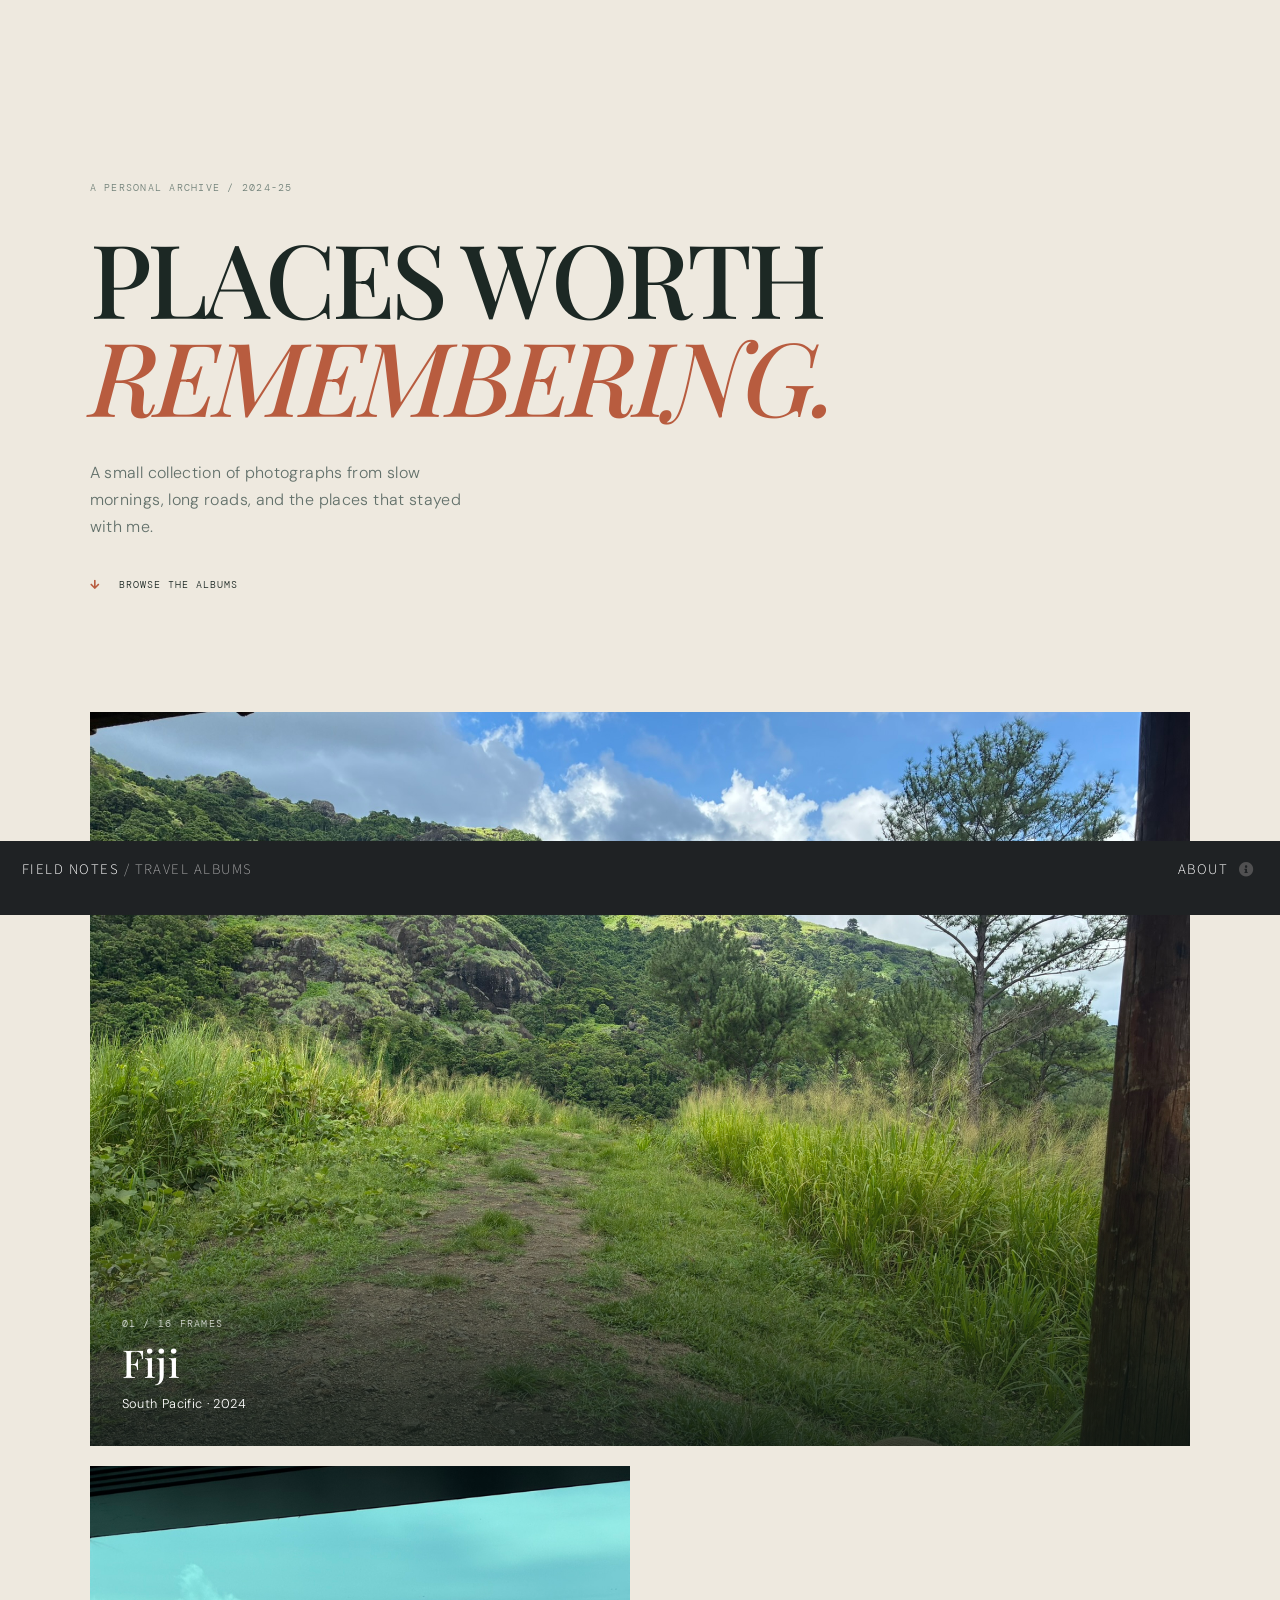
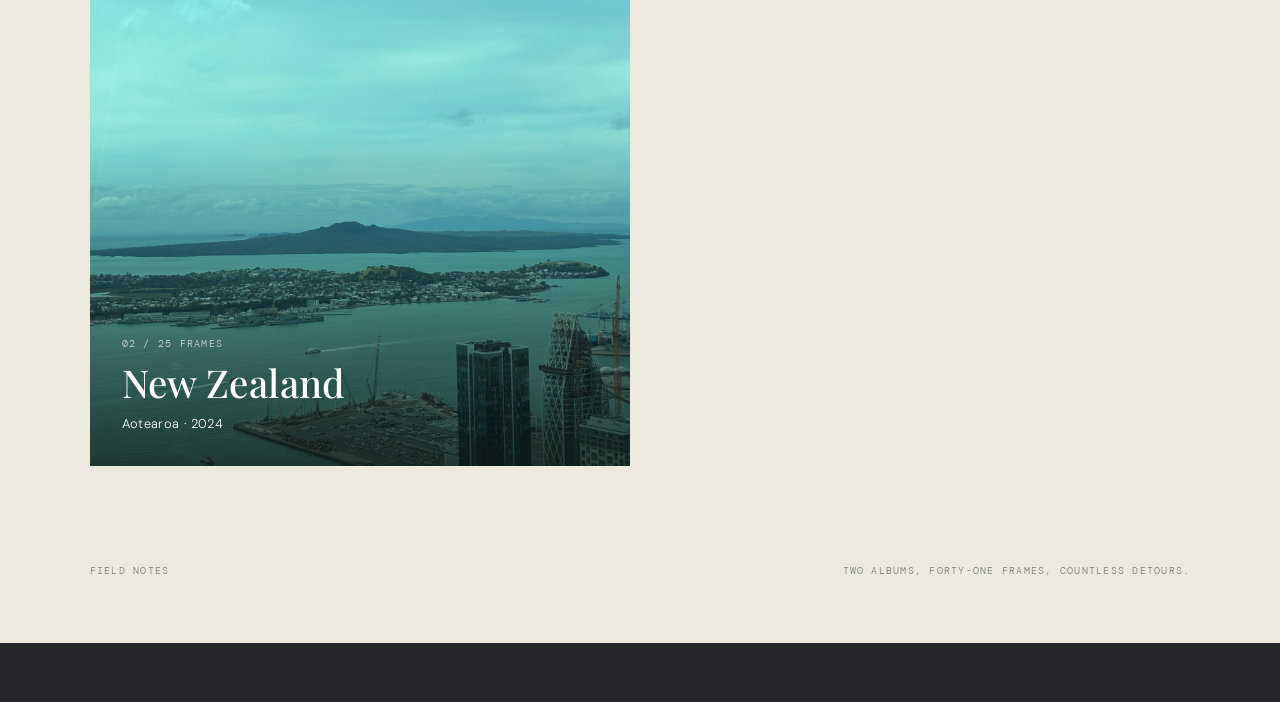
<file: index.html>
<!DOCTYPE HTML>
<html>
	<head>
		<title>Field Notes | Travel Albums</title>
		<meta charset="utf-8" />
		<meta name="viewport" content="width=device-width, initial-scale=1, user-scalable=no" />
		<link rel="stylesheet" href="assets/css/main.css" />
		<noscript><link rel="stylesheet" href="assets/css/noscript.css" /></noscript>
	</head>
	<body class="is-preload">

			<div id="wrapper">
					<header id="header">
						<h1><a href="index.html"><strong>Field Notes</strong> / travel albums</a></h1>
						<nav>
							<ul>
								<li><a href="#about" class="icon solid fa-info-circle">About</a></li>
							</ul>
						</nav>
					</header>

					<main id="album-shelf">
						<section class="intro" aria-labelledby="page-title">
							<p class="eyebrow">A personal archive / 2024-25</p>
							<h2 id="page-title">Places worth<br /><em>remembering.</em></h2>
							<p class="intro-copy">A small collection of photographs from slow mornings, long roads, and the places that stayed with me.</p>
							<a class="scroll-cue" href="#albums"><span class="icon solid fa-arrow-down" aria-hidden="true"></span> Browse the albums</a>
						</section>

						<section id="albums" class="album-grid" aria-label="Travel albums">
							<a class="album-card album-card--wide" href="album.html?album=fiji">
								<img src="images/fiji/IMG_1176.JPEG" alt="A tropical shoreline in Fiji" />
								<span class="album-card__shade"></span>
								<span class="album-card__meta"><small>01 / 16 frames</small><strong>Fiji</strong><span>South Pacific · 2024</span></span>
								<span class="album-card__arrow icon solid fa-arrow-right" aria-hidden="true"></span>
							</a>
							<a class="album-card" href="album.html?album=new-zealand">
								<img src="images/new_zealand/IMG_1194.JPEG" alt="A wide New Zealand landscape" />
								<span class="album-card__shade"></span>
								<span class="album-card__meta"><small>02 / 25 frames</small><strong>New Zealand</strong><span>Aotearoa · 2024</span></span>
								<span class="album-card__arrow icon solid fa-arrow-right" aria-hidden="true"></span>
							</a>
						</section>

						<footer id="about" class="shelf-footer"><span>Field Notes</span><span>Two albums, forty-one frames, countless detours.</span></footer>
					</main>

			</div>

			<script src="assets/js/jquery.min.js"></script>
			<script src="assets/js/browser.min.js"></script>
			<script src="assets/js/jquery.poptrox.min.js"></script>
			<script src="assets/js/breakpoints.min.js"></script>
			<script src="assets/js/util.js"></script>
			<script src="assets/js/main.js"></script>

	</body>
</html>
</file>
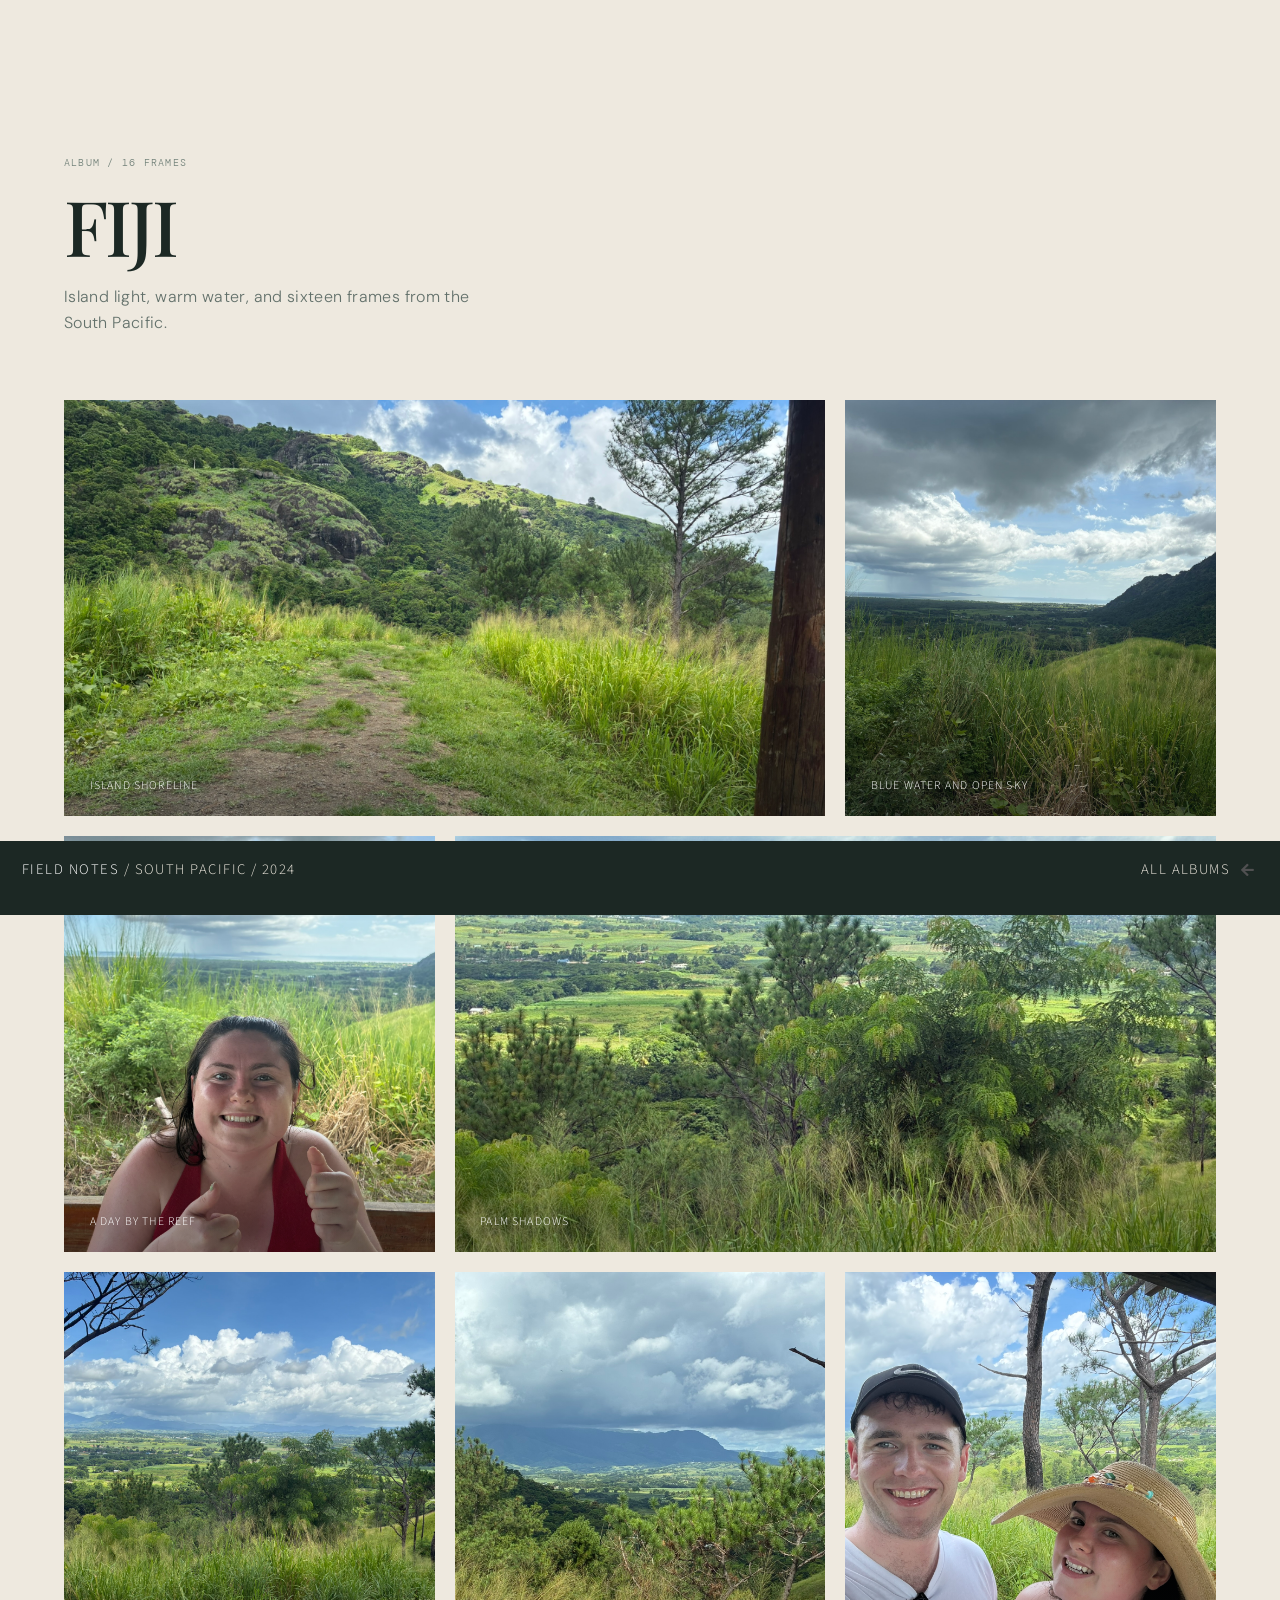
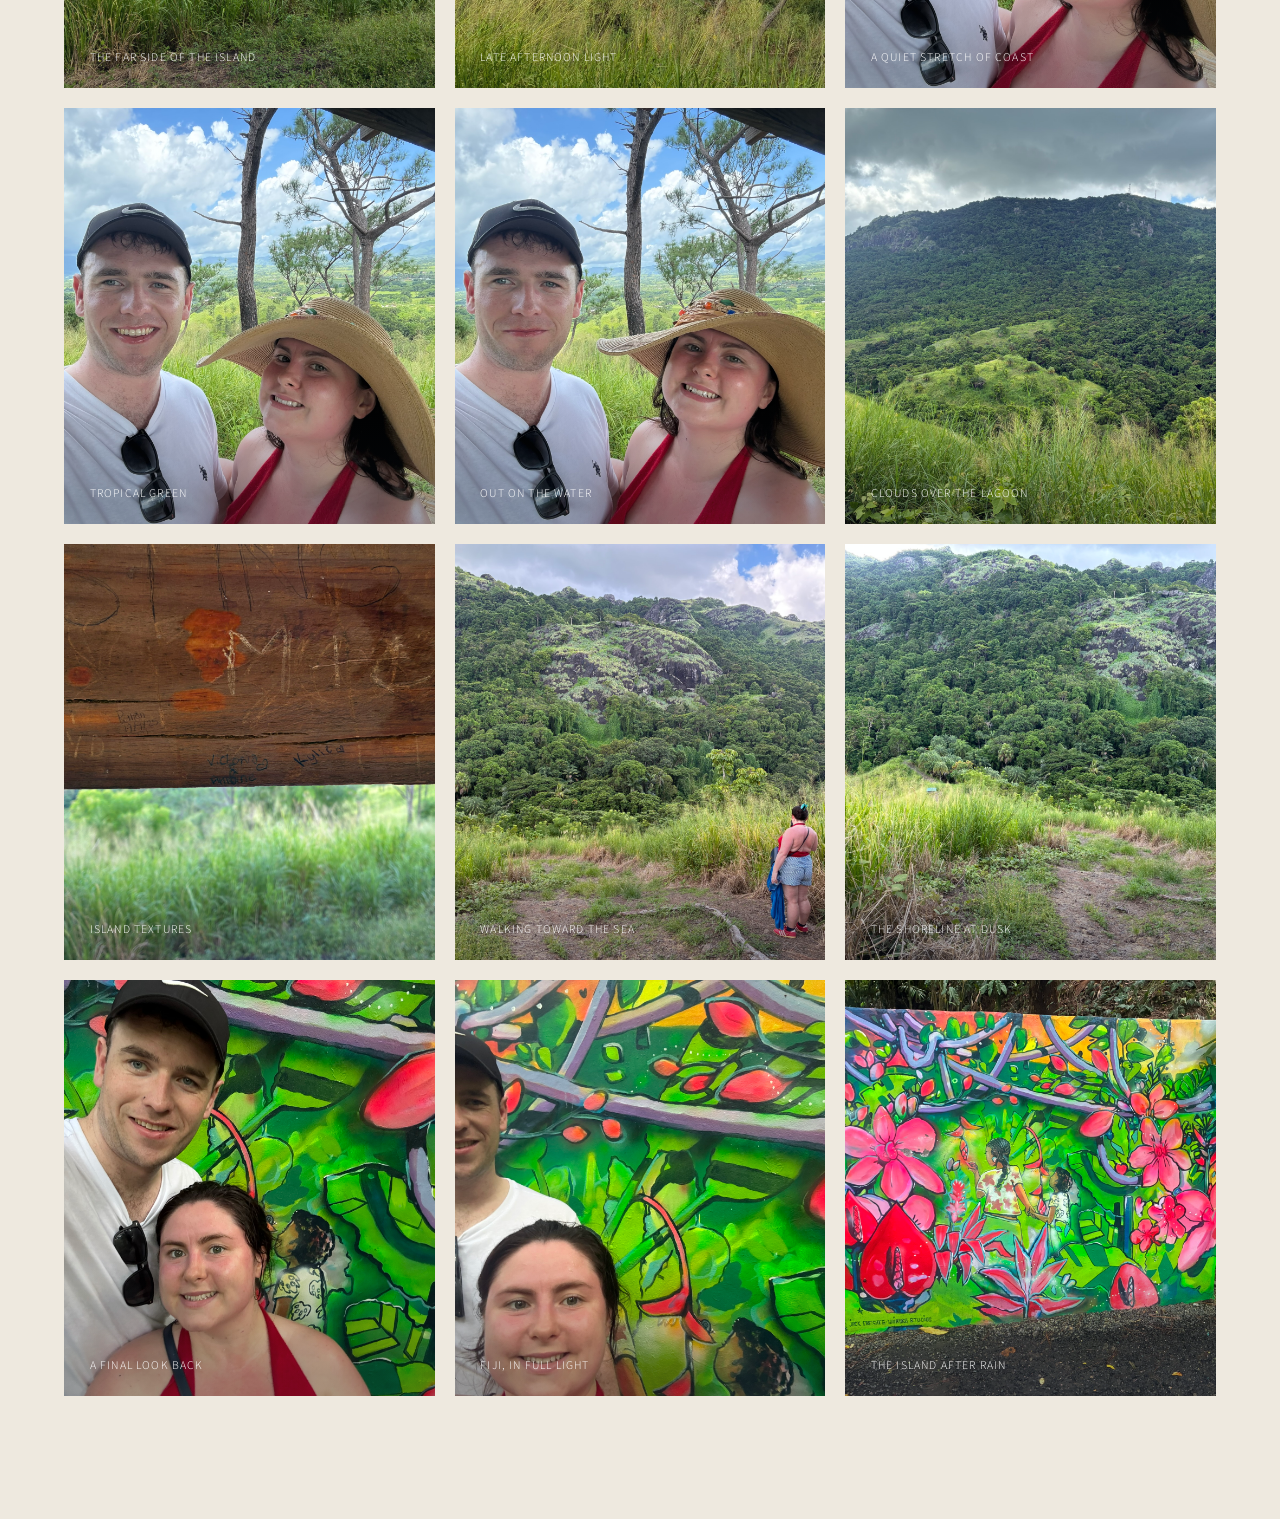
<file: album.html>
<!DOCTYPE HTML>
<html>
	<head>
		<title>Album | Field Notes</title>
		<meta charset="utf-8" />
		<meta name="viewport" content="width=device-width, initial-scale=1, user-scalable=no" />
		<link rel="stylesheet" href="assets/css/main.css" />
		<noscript><link rel="stylesheet" href="assets/css/noscript.css" /></noscript>
	</head>
	<body class="album-page is-preload">
		<div id="wrapper">
			<header id="header">
				<h1><a href="index.html"><strong>Field Notes</strong> / <span id="album-breadcrumb">album</span></a></h1>
				<nav><ul><li><a href="index.html" class="icon solid fa-arrow-left">All albums</a></li></ul></nav>
			</header>

			<main id="album-view">
				<section class="album-heading" aria-labelledby="album-title">
					<p id="album-number" class="eyebrow">Album / 15 frames</p>
					<h2 id="album-title">The coast, slowly</h2>
					<p id="album-description"></p>
				</section>
				<div id="main" aria-label="Album photographs"></div>
			</main>
		</div>

		<script src="assets/js/jquery.min.js"></script>
		<script src="assets/js/jquery.poptrox.min.js"></script>
		<script src="assets/js/browser.min.js"></script>
		<script src="assets/js/breakpoints.min.js"></script>
		<script src="assets/js/util.js"></script>
		<script src="assets/js/album.js"></script>
		<script src="assets/js/main.js"></script>
	</body>
</html>
</file>
<file: assets/css/noscript.css>
/*
	Multiverse by HTML5 UP
	html5up.net | @ajlkn
	Free for personal and commercial use under the CCA 3.0 license (html5up.net/license)
*/

/* Wrapper */

	body.is-preload #wrapper:before {
		display: none;
	}

/* Main */

	body.is-preload #main .thumb {
		pointer-events: auto;
		opacity: 1;
	}

/* Header */

	body.is-preload #header {
		-moz-transform: none;
		-webkit-transform: none;
		-ms-transform: none;
		transform: none;
	}
</file>
<file: assets/css/main.css>
@import url(fontawesome-all.min.css);
@import url("https://fonts.googleapis.com/css?family=Source+Sans+Pro:300,300italic,400,400italic");
@import url("https://fonts.googleapis.com/css2?family=DM+Mono:wght@400;500&family=DM+Sans:wght@400;500;700&family=Playfair+Display:ital,wght@0,500;1,500&display=swap");

/*
	Multiverse by HTML5 UP
	html5up.net | @ajlkn
	Free for personal and commercial use under the CCA 3.0 license (html5up.net/license)
*/

@-moz-keyframes spinner {
	0% {
		-moz-transform: rotate(0deg);
		-webkit-transform: rotate(0deg);
		-ms-transform: rotate(0deg);
		transform: rotate(0deg);
	}

	100% {
		-moz-transform: rotate(359deg);
		-webkit-transform: rotate(359deg);
		-ms-transform: rotate(359deg);
		transform: rotate(359deg);
	}
}

@-webkit-keyframes spinner {
	0% {
		-moz-transform: rotate(0deg);
		-webkit-transform: rotate(0deg);
		-ms-transform: rotate(0deg);
		transform: rotate(0deg);
	}

	100% {
		-moz-transform: rotate(359deg);
		-webkit-transform: rotate(359deg);
		-ms-transform: rotate(359deg);
		transform: rotate(359deg);
	}
}

@-ms-keyframes spinner {
	0% {
		-moz-transform: rotate(0deg);
		-webkit-transform: rotate(0deg);
		-ms-transform: rotate(0deg);
		transform: rotate(0deg);
	}

	100% {
		-moz-transform: rotate(359deg);
		-webkit-transform: rotate(359deg);
		-ms-transform: rotate(359deg);
		transform: rotate(359deg);
	}
}

@keyframes spinner {
	0% {
		-moz-transform: rotate(0deg);
		-webkit-transform: rotate(0deg);
		-ms-transform: rotate(0deg);
		transform: rotate(0deg);
	}

	100% {
		-moz-transform: rotate(359deg);
		-webkit-transform: rotate(359deg);
		-ms-transform: rotate(359deg);
		transform: rotate(359deg);
	}
}

html, body, div, span, applet, object,
iframe, h1, h2, h3, h4, h5, h6, p, blockquote,
pre, a, abbr, acronym, address, big, cite,
code, del, dfn, em, img, ins, kbd, q, s, samp,
small, strike, strong, sub, sup, tt, var, b,
u, i, center, dl, dt, dd, ol, ul, li, fieldset,
form, label, legend, table, caption, tbody,
tfoot, thead, tr, th, td, article, aside,
canvas, details, embed, figure, figcaption,
footer, header, hgroup, menu, nav, output, ruby,
section, summary, time, mark, audio, video {
	margin: 0;
	padding: 0;
	border: 0;
	font-size: 100%;
	font: inherit;
	vertical-align: baseline;}

article, aside, details, figcaption, figure,
footer, header, hgroup, menu, nav, section {
	display: block;}

body {
	line-height: 1;
}

ol, ul {
	list-style: none;
}

blockquote, q {
	quotes: none;
}

	blockquote:before, blockquote:after, q:before, q:after {
		content: '';
		content: none;
	}

table {
	border-collapse: collapse;
	border-spacing: 0;
}

body {
	-webkit-text-size-adjust: none;
}

mark {
	background-color: transparent;
	color: inherit;
}

input::-moz-focus-inner {
	border: 0;
	padding: 0;
}

input, select, textarea {
	-moz-appearance: none;
	-webkit-appearance: none;
	-ms-appearance: none;
	appearance: none;
}

/* Basic */

	@-ms-viewport {
		width: device-width;
	}

	body {
		-ms-overflow-style: scrollbar;
	}

	@media screen and (max-width: 480px) {

		html, body {
			min-width: 320px;
		}

	}

	html {
		box-sizing: border-box;
	}

	*, *:before, *:after {
		box-sizing: inherit;
	}

	body {
		background: #242629;
	}

	/* Album shelf */
	#album-shelf {
		background: #eee9df;
		color: #1c2824;
		min-height: calc(100vh - 4em);
		padding: clamp(7rem, 14vw, 12rem) clamp(1.5rem, 7vw, 8rem) 4rem;
	}

	.intro { margin: 0 auto clamp(4rem, 9vw, 8rem); max-width: 72rem; }
	.eyebrow, .album-card__meta small, .shelf-footer { font-family: "DM Mono", monospace; font-size: 0.65rem; letter-spacing: 0.12em; text-transform: uppercase; }
	.eyebrow { color: #718179; margin-bottom: 2rem; }
	.intro h2 { color: #1c2824; font-family: "Playfair Display", Georgia, serif; font-size: clamp(3.4rem, 8vw, 7.5rem); font-weight: 500; letter-spacing: -0.04em; line-height: 0.95; margin: 0; }
	.intro h2 em { color: #b85c3f; font-weight: 500; }
	.intro-copy { color: #63716b; font-family: "DM Sans", sans-serif; font-size: 1rem; line-height: 1.7; margin: 2.25rem 0 2rem; max-width: 25rem; }
	.scroll-cue { border: 0; color: #1c2824; font-family: "DM Mono", monospace; font-size: 0.65rem; letter-spacing: 0.1em; text-transform: uppercase; }
	.scroll-cue .icon { color: #b85c3f; margin-right: 0.75rem; }
	.album-grid { display: grid; gap: 1.25rem; grid-template-columns: repeat(2, minmax(0, 1fr)); margin: 0 auto; max-width: 72rem; }
	.album-card { aspect-ratio: 0.9; border: 0; display: block; overflow: hidden; position: relative; }
	.album-card--wide { aspect-ratio: 1.5; grid-column: span 2; }
	.album-card img { height: 100%; object-fit: cover; transition: transform 0.7s ease; width: 100%; }
	.album-card__shade { background: linear-gradient(0deg, rgba(13, 25, 21, 0.8), transparent 55%); inset: 0; position: absolute; }
	.album-card__meta { bottom: 2rem; color: #fff; display: flex; flex-direction: column; left: 2rem; position: absolute; z-index: 1; }
	.album-card__meta small { color: #d4d9d1; margin-bottom: 0.7rem; }
	.album-card__meta strong { font-family: "Playfair Display", Georgia, serif; font-size: clamp(1.6rem, 3vw, 2.8rem); font-weight: 500; line-height: 1; }
	.album-card__meta span:last-child { font-family: "DM Sans", sans-serif; font-size: 0.8rem; margin-top: 0.7rem; }
	.album-card__arrow { border: 1px solid rgba(255,255,255,0.7); border-radius: 50%; color: #fff; font-size: 0.8rem; height: 2.75rem; line-height: 2.6rem; position: absolute; right: 2rem; text-align: center; top: 2rem; transition: background-color 0.3s ease, color 0.3s ease; width: 2.75rem; z-index: 1; }
	.album-card:hover img { transform: scale(1.04); }
	.album-card:hover .album-card__arrow { background: #eee9df; color: #1c2824; }
	.shelf-footer { color: #718179; display: flex; justify-content: space-between; margin: 6rem auto 0; max-width: 72rem; }

	@media screen and (max-width: 736px) {
		#album-shelf { padding: 7rem 1.25rem 2rem; }
		.album-grid { grid-template-columns: 1fr; }
		.album-card, .album-card--wide { aspect-ratio: 0.95; grid-column: auto; }
		.album-card__meta { bottom: 1.5rem; left: 1.5rem; }
		.album-card__arrow { right: 1.5rem; top: 1.5rem; }
		.shelf-footer { flex-direction: column; gap: 0.7rem; margin-top: 4rem; }
	}

	.album-page { background: #eee9df; }
	.album-page #header { background: #1c2824; }
	.album-page #header h1, .album-page #header nav > ul > li a { color: #eee9df; }
	#album-view { background: #eee9df; min-height: calc(100vh - 4em); padding: clamp(7rem, 12vw, 10rem) clamp(1.25rem, 5vw, 6rem) 4rem; }
	.album-heading { margin: 0 auto 4rem; max-width: 72rem; }
	.album-heading .eyebrow { margin-bottom: 1rem; }
	.album-heading h2 { color: #1c2824; font-family: "Playfair Display", Georgia, serif; font-size: clamp(2.75rem, 6vw, 6rem); font-weight: 500; letter-spacing: -0.04em; line-height: 1; margin: 0; }
	.album-heading > p:last-child { color: #63716b; font-family: "DM Sans", sans-serif; font-size: 1rem; margin: 1.25rem 0 0; max-width: 28rem; }
	.album-page #main { gap: 1.25rem; margin: 0 auto; max-width: 72rem; }
	.album-page #main .thumb { background: #d6d0c4; height: auto; min-height: 0; width: calc(33.333% - 0.84rem); }
	.album-page #main .thumb:nth-child(1), .album-page #main .thumb:nth-child(4) { width: calc(66.666% - 0.42rem); }
	.album-page #main .thumb > .image { display: block; height: 26rem; position: relative; }
	.album-page #main .thumb > .image img { display: block; height: auto; min-height: 20rem; object-fit: cover; opacity: 0; width: 100%; }
	.album-page #main .thumb > h2 { color: #fff; }
	@media screen and (max-width: 736px) {
		#album-view { padding: 7rem 1.25rem 2rem; }
		.album-page #main .thumb, .album-page #main .thumb:nth-child(1), .album-page #main .thumb:nth-child(4) { width: 100%; }
		.album-page #main .thumb > .image { height: 20rem; }
	}

		body.is-preload *, body.is-preload *:before, body.is-preload *:after {
			-moz-animation: none !important;
			-webkit-animation: none !important;
			-ms-animation: none !important;
			animation: none !important;
			-moz-transition: none !important;
			-webkit-transition: none !important;
			-ms-transition: none !important;
			transition: none !important;
		}

		body.is-resizing *, body.is-resizing *:before, body.is-resizing *:after {
			-moz-animation: none !important;
			-webkit-animation: none !important;
			-ms-animation: none !important;
			animation: none !important;
			-moz-transition: none !important;
			-webkit-transition: none !important;
			-ms-transition: none !important;
			transition: none !important;
		}

/* Type */

	body, input, select, textarea {
		color: #a0a0a1;
		font-family: "Source Sans Pro", Helvetica, sans-serif;
		font-size: 15pt;
		font-weight: 300;
		letter-spacing: 0.025em;
		line-height: 1.65;
	}

		@media screen and (max-width: 1680px) {

			body, input, select, textarea {
				font-size: 11pt;
			}

		}

	a {
		-moz-transition: color 0.2s ease-in-out, border-bottom-color 0.2s ease-in-out;
		-webkit-transition: color 0.2s ease-in-out, border-bottom-color 0.2s ease-in-out;
		-ms-transition: color 0.2s ease-in-out, border-bottom-color 0.2s ease-in-out;
		transition: color 0.2s ease-in-out, border-bottom-color 0.2s ease-in-out;
		border-bottom: dotted 1px;
		color: #34a58e;
		text-decoration: none;
	}

		a:hover {
			border-bottom-color: transparent;
			color: #34a58e !important;
		}

	strong, b {
		color: #ffffff;
		font-weight: 300;
	}

	em, i {
		font-style: italic;
	}

	p {
		margin: 0 0 2em 0;
	}

	h1, h2, h3, h4, h5, h6 {
		color: #ffffff;
		font-weight: 300;
		letter-spacing: 0.1em;
		line-height: 1.5;
		margin: 0 0 1em 0;
		text-transform: uppercase;
	}

		h1 a, h2 a, h3 a, h4 a, h5 a, h6 a {
			color: inherit;
			text-decoration: none;
		}

	h1 {
		font-size: 2em;
	}

	h2 {
		font-size: 1.25em;
	}

	h3 {
		font-size: 1.1em;
	}

	h4 {
		font-size: 1em;
	}

	h5 {
		font-size: 0.9em;
	}

	h6 {
		font-size: 0.7em;
	}

	@media screen and (max-width: 736px) {

		h2 {
			font-size: 1em;
		}

		h3 {
			font-size: 0.9em;
		}

		h4 {
			font-size: 0.8em;
		}

		h5 {
			font-size: 0.7em;
		}

		h6 {
			font-size: 0.7em;
		}

	}

	sub {
		font-size: 0.8em;
		position: relative;
		top: 0.5em;
	}

	sup {
		font-size: 0.8em;
		position: relative;
		top: -0.5em;
	}

	blockquote {
		border-left: 4px #36383c;
		font-style: italic;
		margin: 0 0 2em 0;
		padding: 0.5em 0 0.5em 2em;
	}

	code {
		background: #34363b;
		border: solid 1px #36383c;
		font-family: "Courier New", monospace;
		font-size: 0.9em;
		margin: 0 0.25em;
		padding: 0.25em 0.65em;
	}

	pre {
		-webkit-overflow-scrolling: touch;
		font-family: "Courier New", monospace;
		font-size: 0.9em;
		margin: 0 0 2em 0;
	}

		pre code {
			display: block;
			line-height: 1.75;
			padding: 1em 1.5em;
			overflow-x: auto;
		}

	hr {
		border: 0;
		border-bottom: solid 1px #36383c;
		margin: 2em 0;
	}

		hr.major {
			margin: 3em 0;
		}

	.align-left {
		text-align: left;
	}

	.align-center {
		text-align: center;
	}

	.align-right {
		text-align: right;
	}

/* Button */

	input[type="submit"],
	input[type="reset"],
	input[type="button"],
	button,
	.button {
		-moz-appearance: none;
		-webkit-appearance: none;
		-ms-appearance: none;
		appearance: none;
		-moz-transition: background-color 0.2s ease-in-out, box-shadow 0.2s ease-in-out, color 0.2s ease-in-out;
		-webkit-transition: background-color 0.2s ease-in-out, box-shadow 0.2s ease-in-out, color 0.2s ease-in-out;
		-ms-transition: background-color 0.2s ease-in-out, box-shadow 0.2s ease-in-out, color 0.2s ease-in-out;
		transition: background-color 0.2s ease-in-out, box-shadow 0.2s ease-in-out, color 0.2s ease-in-out;
		background-color: transparent;
		border: 0;
		border-radius: 0;
		box-shadow: inset 0 0 0 2px #36383c;
		color: #ffffff !important;
		cursor: pointer;
		display: inline-block;
		font-size: 0.9em;
		font-weight: 300;
		height: 3.05556em;
		letter-spacing: 0.1em;
		line-height: 3.05556em;
		padding: 0 2.5em;
		text-align: center;
		text-decoration: none;
		text-transform: uppercase;
		white-space: nowrap;
	}

		input[type="submit"]:hover,
		input[type="reset"]:hover,
		input[type="button"]:hover,
		button:hover,
		.button:hover {
			box-shadow: inset 0 0 0 2px #34a58e;
			color: #34a58e !important;
		}

			input[type="submit"]:hover:active,
			input[type="reset"]:hover:active,
			input[type="button"]:hover:active,
			button:hover:active,
			.button:hover:active {
				background-color: rgba(52, 165, 142, 0.15);
				color: #34a58e !important;
			}

		input[type="submit"].icon,
		input[type="reset"].icon,
		input[type="button"].icon,
		button.icon,
		.button.icon {
			padding-left: 1.35em;
		}

			input[type="submit"].icon:before,
			input[type="reset"].icon:before,
			input[type="button"].icon:before,
			button.icon:before,
			.button.icon:before {
				margin-right: 0.5em;
			}

		input[type="submit"].fit,
		input[type="reset"].fit,
		input[type="button"].fit,
		button.fit,
		.button.fit {
			width: 100%;
		}

		input[type="submit"].small,
		input[type="reset"].small,
		input[type="button"].small,
		button.small,
		.button.small {
			font-size: 0.8em;
		}

		input[type="submit"].large,
		input[type="reset"].large,
		input[type="button"].large,
		button.large,
		.button.large {
			font-size: 1.35em;
		}

		input[type="submit"].primary,
		input[type="reset"].primary,
		input[type="button"].primary,
		button.primary,
		.button.primary {
			background-color: #34a58e;
			box-shadow: none;
		}

			input[type="submit"].primary:hover,
			input[type="reset"].primary:hover,
			input[type="button"].primary:hover,
			button.primary:hover,
			.button.primary:hover {
				background-color: #47c5ab;
				color: #ffffff !important;
			}

				input[type="submit"].primary:hover:active,
				input[type="reset"].primary:hover:active,
				input[type="button"].primary:hover:active,
				button.primary:hover:active,
				.button.primary:hover:active {
					background-color: #287e6d;
				}

		input[type="submit"].disabled, input[type="submit"]:disabled,
		input[type="reset"].disabled,
		input[type="reset"]:disabled,
		input[type="button"].disabled,
		input[type="button"]:disabled,
		button.disabled,
		button:disabled,
		.button.disabled,
		.button:disabled {
			pointer-events: none;
			opacity: 0.35;
		}

/* Form */

	form {
		margin: 0 0 2em 0;
	}

		form > :last-child {
			margin-bottom: 0;
		}

		form > .fields {
			display: -moz-flex;
			display: -webkit-flex;
			display: -ms-flex;
			display: flex;
			-moz-flex-wrap: wrap;
			-webkit-flex-wrap: wrap;
			-ms-flex-wrap: wrap;
			flex-wrap: wrap;
			width: calc(100% + 3em);
			margin: -1.5em 0 2em -1.5em;
		}

			form > .fields > .field {
				-moz-flex-grow: 0;
				-webkit-flex-grow: 0;
				-ms-flex-grow: 0;
				flex-grow: 0;
				-moz-flex-shrink: 0;
				-webkit-flex-shrink: 0;
				-ms-flex-shrink: 0;
				flex-shrink: 0;
				padding: 1.5em 0 0 1.5em;
				width: calc(100% - 1.5em);
			}

				form > .fields > .field.half {
					width: calc(50% - 0.75em);
				}

				form > .fields > .field.third {
					width: calc(100%/3 - 0.5em);
				}

				form > .fields > .field.quarter {
					width: calc(25% - 0.375em);
				}

		@media screen and (max-width: 736px) {

			form > .fields {
				width: calc(100% + 3em);
				margin: -1.5em 0 2em -1.5em;
			}

				form > .fields > .field {
					padding: 1.5em 0 0 1.5em;
					width: calc(100% - 1.5em);
				}

					form > .fields > .field.half {
						width: calc(100% - 1.5em);
					}

					form > .fields > .field.third {
						width: calc(100% - 1.5em);
					}

					form > .fields > .field.quarter {
						width: calc(100% - 1.5em);
					}

		}

	label {
		color: #ffffff;
		display: block;
		font-size: 0.9em;
		font-weight: 300;
		margin: 0 0 1em 0;
	}

	input[type="text"],
	input[type="password"],
	input[type="email"],
	input[type="tel"],
	input[type="search"],
	input[type="url"],
	select,
	textarea {
		-moz-appearance: none;
		-webkit-appearance: none;
		-ms-appearance: none;
		appearance: none;
		background: #34363b;
		border: 0;
		border-radius: 0;
		color: #a0a0a1;
		display: block;
		outline: 0;
		padding: 0 1em;
		text-decoration: none;
		width: 100%;
	}

		input[type="text"]:invalid,
		input[type="password"]:invalid,
		input[type="email"]:invalid,
		input[type="tel"]:invalid,
		input[type="search"]:invalid,
		input[type="url"]:invalid,
		select:invalid,
		textarea:invalid {
			box-shadow: none;
		}

		input[type="text"]:focus,
		input[type="password"]:focus,
		input[type="email"]:focus,
		input[type="tel"]:focus,
		input[type="search"]:focus,
		input[type="url"]:focus,
		select:focus,
		textarea:focus {
			box-shadow: inset 0 0 0 2px #34a58e;
		}

	select {
		background-image: url("data:image/svg+xml;charset=utf8,%3Csvg xmlns='http://www.w3.org/2000/svg' width='40' height='40' preserveAspectRatio='none' viewBox='0 0 40 40'%3E%3Cpath d='M9.4,12.3l10.4,10.4l10.4-10.4c0.2-0.2,0.5-0.4,0.9-0.4c0.3,0,0.6,0.1,0.9,0.4l3.3,3.3c0.2,0.2,0.4,0.5,0.4,0.9 c0,0.4-0.1,0.6-0.4,0.9L20.7,31.9c-0.2,0.2-0.5,0.4-0.9,0.4c-0.3,0-0.6-0.1-0.9-0.4L4.3,17.3c-0.2-0.2-0.4-0.5-0.4-0.9 c0-0.4,0.1-0.6,0.4-0.9l3.3-3.3c0.2-0.2,0.5-0.4,0.9-0.4S9.1,12.1,9.4,12.3z' fill='%2336383c' /%3E%3C/svg%3E");
		background-size: 1.25rem;
		background-repeat: no-repeat;
		background-position: calc(100% - 1rem) center;
		height: 2.75em;
		padding-right: 2.75em;
		text-overflow: ellipsis;
	}

		select option {
			color: #ffffff;
			background: #242629;
		}

		select:focus::-ms-value {
			background-color: transparent;
		}

		select::-ms-expand {
			display: none;
		}

	input[type="text"],
	input[type="password"],
	input[type="email"],
	input[type="tel"],
	input[type="search"],
	input[type="url"],
	select {
		height: 2.75em;
	}

	textarea {
		padding: 0.75em 1em;
	}

	input[type="checkbox"],
	input[type="radio"] {
		-moz-appearance: none;
		-webkit-appearance: none;
		-ms-appearance: none;
		appearance: none;
		display: block;
		float: left;
		margin-right: -2em;
		opacity: 0;
		width: 1em;
		z-index: -1;
	}

		input[type="checkbox"] + label,
		input[type="radio"] + label {
			text-decoration: none;
			color: #a0a0a1;
			cursor: pointer;
			display: inline-block;
			font-size: 1em;
			font-weight: 300;
			padding-left: 2.4em;
			padding-right: 0.75em;
			position: relative;
		}

			input[type="checkbox"] + label:before,
			input[type="radio"] + label:before {
				-moz-osx-font-smoothing: grayscale;
				-webkit-font-smoothing: antialiased;
				display: inline-block;
				font-style: normal;
				font-variant: normal;
				text-rendering: auto;
				line-height: 1;
				text-transform: none !important;
				font-family: 'Font Awesome 5 Free';
				font-weight: 900;
			}

			input[type="checkbox"] + label:before,
			input[type="radio"] + label:before {
				background: #34363b;
				content: '';
				display: inline-block;
				font-size: 0.8em;
				height: 2.0625em;
				left: 0;
				line-height: 2.0625em;
				position: absolute;
				text-align: center;
				top: 0;
				width: 2.0625em;
			}

		input[type="checkbox"]:checked + label:before,
		input[type="radio"]:checked + label:before {
			background: #34a58e;
			border-color: #34a58e;
			color: #ffffff;
			content: '\f00c';
		}

		input[type="checkbox"]:focus + label:before,
		input[type="radio"]:focus + label:before {
			box-shadow: 0 0 0 2px #34a58e;
		}

	input[type="radio"] + label:before {
		border-radius: 100%;
	}

	::-webkit-input-placeholder {
		color: #707071 !important;
		opacity: 1.0;
	}

	:-moz-placeholder {
		color: #707071 !important;
		opacity: 1.0;
	}

	::-moz-placeholder {
		color: #707071 !important;
		opacity: 1.0;
	}

	:-ms-input-placeholder {
		color: #707071 !important;
		opacity: 1.0;
	}

/* Icon */

	.icon {
		text-decoration: none;
		border-bottom: none;
		position: relative;
	}

		.icon:before {
			-moz-osx-font-smoothing: grayscale;
			-webkit-font-smoothing: antialiased;
			display: inline-block;
			font-style: normal;
			font-variant: normal;
			text-rendering: auto;
			line-height: 1;
			text-transform: none !important;
			font-family: 'Font Awesome 5 Free';
			font-weight: 400;
		}

		.icon > .label {
			display: none;
		}

		.icon:before {
			line-height: inherit;
		}

		.icon.solid:before {
			font-weight: 900;
		}

		.icon.brands:before {
			font-family: 'Font Awesome 5 Brands';
		}

/* List */

	ol {
		list-style: decimal;
		margin: 0 0 2em 0;
		padding-left: 1.25em;
	}

		ol li {
			padding-left: 0.25em;
		}

	ul {
		list-style: disc;
		margin: 0 0 2em 0;
		padding-left: 1em;
	}

		ul li {
			padding-left: 0.5em;
		}

		ul.alt {
			list-style: none;
			padding-left: 0;
		}

			ul.alt li {
				border-top: solid 1px #36383c;
				padding: 0.5em 0;
			}

				ul.alt li:first-child {
					border-top: 0;
					padding-top: 0;
				}

	dl {
		margin: 0 0 2em 0;
	}

		dl dt {
			display: block;
			font-weight: 300;
			margin: 0 0 1em 0;
		}

		dl dd {
			margin-left: 2em;
		}

/* Actions */

	ul.actions {
		display: -moz-flex;
		display: -webkit-flex;
		display: -ms-flex;
		display: flex;
		cursor: default;
		list-style: none;
		margin-left: -1em;
		padding-left: 0;
	}

		ul.actions li {
			padding: 0 0 0 1em;
			vertical-align: middle;
		}

		ul.actions.special {
			-moz-justify-content: center;
			-webkit-justify-content: center;
			-ms-justify-content: center;
			justify-content: center;
			width: 100%;
			margin-left: 0;
		}

			ul.actions.special li:first-child {
				padding-left: 0;
			}

		ul.actions.stacked {
			-moz-flex-direction: column;
			-webkit-flex-direction: column;
			-ms-flex-direction: column;
			flex-direction: column;
			margin-left: 0;
		}

			ul.actions.stacked li {
				padding: 1.3em 0 0 0;
			}

				ul.actions.stacked li:first-child {
					padding-top: 0;
				}

		ul.actions.fit {
			width: calc(100% + 1em);
		}

			ul.actions.fit li {
				-moz-flex-grow: 1;
				-webkit-flex-grow: 1;
				-ms-flex-grow: 1;
				flex-grow: 1;
				-moz-flex-shrink: 1;
				-webkit-flex-shrink: 1;
				-ms-flex-shrink: 1;
				flex-shrink: 1;
				width: 100%;
			}

				ul.actions.fit li > * {
					width: 100%;
				}

			ul.actions.fit.stacked {
				width: 100%;
			}

		@media screen and (max-width: 480px) {

			ul.actions:not(.fixed) {
				-moz-flex-direction: column;
				-webkit-flex-direction: column;
				-ms-flex-direction: column;
				flex-direction: column;
				margin-left: 0;
				width: 100% !important;
			}

				ul.actions:not(.fixed) li {
					-moz-flex-grow: 1;
					-webkit-flex-grow: 1;
					-ms-flex-grow: 1;
					flex-grow: 1;
					-moz-flex-shrink: 1;
					-webkit-flex-shrink: 1;
					-ms-flex-shrink: 1;
					flex-shrink: 1;
					padding: 1em 0 0 0;
					text-align: center;
					width: 100%;
				}

					ul.actions:not(.fixed) li > * {
						width: 100%;
					}

					ul.actions:not(.fixed) li:first-child {
						padding-top: 0;
					}

					ul.actions:not(.fixed) li input[type="submit"],
					ul.actions:not(.fixed) li input[type="reset"],
					ul.actions:not(.fixed) li input[type="button"],
					ul.actions:not(.fixed) li button,
					ul.actions:not(.fixed) li .button {
						width: 100%;
					}

						ul.actions:not(.fixed) li input[type="submit"].icon:before,
						ul.actions:not(.fixed) li input[type="reset"].icon:before,
						ul.actions:not(.fixed) li input[type="button"].icon:before,
						ul.actions:not(.fixed) li button.icon:before,
						ul.actions:not(.fixed) li .button.icon:before {
							margin-left: -0.5rem;
						}

		}

/* Icons */

	ul.icons {
		cursor: default;
		list-style: none;
		padding-left: 0;
	}

		ul.icons li {
			display: inline-block;
			padding: 0 1em 0 0;
		}

			ul.icons li:last-child {
				padding-right: 0;
			}

			ul.icons li .icon {
				color: #505051;
			}

				ul.icons li .icon:before {
					font-size: 1.5em;
				}

/* Table */

	.table-wrapper {
		-webkit-overflow-scrolling: touch;
		overflow-x: auto;
	}

	table {
		margin: 0 0 2em 0;
		width: 100%;
	}

		table tbody tr {
			border: solid 1px #36383c;
			border-left: 0;
			border-right: 0;
		}

			table tbody tr:nth-child(2n + 1) {
				background-color: #34363b;
			}

		table td {
			padding: 0.75em 0.75em;
		}

		table th {
			color: #ffffff;
			font-size: 0.9em;
			font-weight: 300;
			padding: 0 0.75em 0.75em 0.75em;
			text-align: left;
		}

		table thead {
			border-bottom: solid 2px #36383c;
		}

		table tfoot {
			border-top: solid 2px #36383c;
		}

		table.alt {
			border-collapse: separate;
		}

			table.alt tbody tr td {
				border: solid 1px #36383c;
				border-left-width: 0;
				border-top-width: 0;
			}

				table.alt tbody tr td:first-child {
					border-left-width: 1px;
				}

			table.alt tbody tr:first-child td {
				border-top-width: 1px;
			}

			table.alt thead {
				border-bottom: 0;
			}

			table.alt tfoot {
				border-top: 0;
			}

/* Panel */

	.panel {
		padding: 4em 4em 2em 4em ;
		-moz-transform: translateY(100vh);
		-webkit-transform: translateY(100vh);
		-ms-transform: translateY(100vh);
		transform: translateY(100vh);
		-moz-transition: -moz-transform 0.5s ease;
		-webkit-transition: -webkit-transform 0.5s ease;
		-ms-transition: -ms-transform 0.5s ease;
		transition: transform 0.5s ease;
		-webkit-overflow-scrolling: touch;
		background: rgba(36, 38, 41, 0.975);
		bottom: 4em;
		left: 0;
		max-height: calc(80vh - 4em);
		overflow-y: auto;
		position: fixed;
		width: 100%;
		z-index: 10001;
	}

		.panel.active {
			-moz-transform: translateY(1px);
			-webkit-transform: translateY(1px);
			-ms-transform: translateY(1px);
			transform: translateY(1px);
		}

		.panel > .inner {
			margin: 0 auto;
			max-width: 100%;
			width: 75em;
		}

			.panel > .inner.split {
				display: -moz-flex;
				display: -webkit-flex;
				display: -ms-flex;
				display: flex;
			}

				.panel > .inner.split > div {
					margin-left: 4em;
					width: 50%;
				}

				.panel > .inner.split > :first-child {
					margin-left: 0;
				}

		.panel > .closer {
			-moz-transition: opacity 0.2s ease-in-out;
			-webkit-transition: opacity 0.2s ease-in-out;
			-ms-transition: opacity 0.2s ease-in-out;
			transition: opacity 0.2s ease-in-out;
			background-image: url("images/close.svg");
			background-position: center;
			background-repeat: no-repeat;
			background-size: 3em;
			cursor: pointer;
			height: 5em;
			opacity: 0.25;
			position: absolute;
			right: 0;
			top: 0;
			width: 5em;
			z-index: 2;
		}

			.panel > .closer:hover {
				opacity: 1.0;
			}

		@media screen and (max-width: 1280px) {

			.panel {
				padding: 3em 3em 1em 3em ;
			}

				.panel > .inner.split > div {
					margin-left: 3em;
				}

				.panel > .closer {
					background-size: 2.5em;
					background-position: 75% 25%;
				}

		}

		@media screen and (max-width: 980px) {

			.panel > .inner.split {
				-moz-flex-direction: column;
				-webkit-flex-direction: column;
				-ms-flex-direction: column;
				flex-direction: column;
			}

				.panel > .inner.split > div {
					margin-left: 0;
					width: 100%;
				}

		}

		@media screen and (max-width: 736px) {

			.panel {
				-moz-transform: translateY(-100vh);
				-webkit-transform: translateY(-100vh);
				-ms-transform: translateY(-100vh);
				transform: translateY(-100vh);
				padding: 4em 2em 2em 2em ;
				bottom: auto;
				top: calc(4em - 1px);
			}

				.panel.active {
					-moz-transform: translateY(0);
					-webkit-transform: translateY(0);
					-ms-transform: translateY(0);
					transform: translateY(0);
				}

		}

/* Poptrox Popup */

	.poptrox-overlay {
		-webkit-tap-highlight-color: rgba(255, 255, 255, 0);
	}

	.poptrox-popup {
		background: rgba(31, 34, 36, 0.925);
		box-shadow: 0 1em 3em 0.5em rgba(0, 0, 0, 0.25);
		cursor: default;
	}

		.poptrox-popup:before {
			-moz-transition: opacity 0.2s ease-in-out;
			-webkit-transition: opacity 0.2s ease-in-out;
			-ms-transition: opacity 0.2s ease-in-out;
			transition: opacity 0.2s ease-in-out;
			background-image: -moz-linear-gradient(to left, rgba(31,34,36,0.35), rgba(31,34,36,0) 10em, rgba(31,34,36,0)), -moz-linear-gradient(to right, rgba(31,34,36,0.35), rgba(31,34,36,0) 10em, rgba(31,34,36,0));
			background-image: -webkit-linear-gradient(to left, rgba(31,34,36,0.35), rgba(31,34,36,0) 10em, rgba(31,34,36,0)), -webkit-linear-gradient(to right, rgba(31,34,36,0.35), rgba(31,34,36,0) 10em, rgba(31,34,36,0));
			background-image: -ms-linear-gradient(to left, rgba(31,34,36,0.35), rgba(31,34,36,0) 10em, rgba(31,34,36,0)), -ms-linear-gradient(to right, rgba(31,34,36,0.35), rgba(31,34,36,0) 10em, rgba(31,34,36,0));
			background-image: linear-gradient(to left, rgba(31,34,36,0.35), rgba(31,34,36,0) 10em, rgba(31,34,36,0)), linear-gradient(to right, rgba(31,34,36,0.35), rgba(31,34,36,0) 10em, rgba(31,34,36,0));
			content: '';
			display: block;
			height: 100%;
			left: 0;
			position: absolute;
			top: 0;
			width: 100%;
			z-index: 1;
			opacity: 1;
		}

		.poptrox-popup .closer {
			-moz-transition: opacity 0.2s ease-in-out;
			-webkit-transition: opacity 0.2s ease-in-out;
			-ms-transition: opacity 0.2s ease-in-out;
			transition: opacity 0.2s ease-in-out;
			background-image: url("images/close.svg");
			background-position: center;
			background-repeat: no-repeat;
			background-size: 3em;
			height: 5em;
			opacity: 0;
			position: absolute;
			right: 0;
			top: 0;
			width: 5em;
			z-index: 2;
		}

		.poptrox-popup .nav-previous,
		.poptrox-popup .nav-next {
			-moz-transition: opacity 0.2s ease-in-out;
			-webkit-transition: opacity 0.2s ease-in-out;
			-ms-transition: opacity 0.2s ease-in-out;
			transition: opacity 0.2s ease-in-out;
			background-image: url("images/arrow.svg");
			background-position: center;
			background-repeat: no-repeat;
			background-size: 5em;
			cursor: pointer;
			height: 8em;
			margin-top: -4em;
			opacity: 0;
			position: absolute;
			top: 50%;
			width: 6em;
			z-index: 2;
		}

		.poptrox-popup .nav-previous {
			-moz-transform: scaleX(-1);
			-webkit-transform: scaleX(-1);
			-ms-transform: scaleX(-1);
			transform: scaleX(-1);
			left: 0;
		}

		.poptrox-popup .nav-next {
			right: 0;
		}

		.poptrox-popup .caption {
			padding: 2em 2em 0.1em 2em ;
			background-image: -moz-linear-gradient(to top, rgba(16,16,16,0.45) 25%, rgba(16,16,16,0) 100%);
			background-image: -webkit-linear-gradient(to top, rgba(16,16,16,0.45) 25%, rgba(16,16,16,0) 100%);
			background-image: -ms-linear-gradient(to top, rgba(16,16,16,0.45) 25%, rgba(16,16,16,0) 100%);
			background-image: linear-gradient(to top, rgba(16,16,16,0.45) 25%, rgba(16,16,16,0) 100%);
			bottom: 0;
			cursor: default;
			left: 0;
			position: absolute;
			text-align: left;
			width: 100%;
			z-index: 2;
		}

			.poptrox-popup .caption h2, .poptrox-popup .caption h3, .poptrox-popup .caption h4, .poptrox-popup .caption h5, .poptrox-popup .caption h6 {
				margin: 0 0 0.5em 0;
			}

			.poptrox-popup .caption p {
				color: #ffffff;
			}

		.poptrox-popup .loader {
			-moz-animation: spinner 1s infinite linear !important;
			-webkit-animation: spinner 1s infinite linear !important;
			-ms-animation: spinner 1s infinite linear !important;
			animation: spinner 1s infinite linear !important;
			background-image: url("images/spinner.svg");
			background-position: center;
			background-repeat: no-repeat;
			background-size: contain;
			display: block;
			font-size: 2em;
			height: 2em;
			left: 50%;
			line-height: 2em;
			margin: -1em 0 0 -1em;
			opacity: 0.25;
			position: absolute;
			text-align: center;
			top: 50%;
			width: 2em;
		}

		.poptrox-popup:hover .closer,
		.poptrox-popup:hover .nav-previous,
		.poptrox-popup:hover .nav-next {
			opacity: 0.5;
		}

			.poptrox-popup:hover .closer:hover,
			.poptrox-popup:hover .nav-previous:hover,
			.poptrox-popup:hover .nav-next:hover {
				opacity: 1.0;
			}

		.poptrox-popup.loading:before {
			opacity: 0;
		}

		body.touch .poptrox-popup .closer,
		body.touch .poptrox-popup .nav-previous,
		body.touch .poptrox-popup .nav-next {
			opacity: 1.0 !important;
		}

		@media screen and (max-width: 980px) {

			.poptrox-popup .closer {
				background-size: 3em;
			}

			.poptrox-popup .nav-previous,
			.poptrox-popup .nav-next {
				background-size: 4em;
			}

		}

		@media screen and (max-width: 736px) {

			.poptrox-popup:before {
				display: none;
			}

			.poptrox-popup .caption {
				display: none !important;
			}

			.poptrox-popup .closer,
			.poptrox-popup .nav-previous,
			.poptrox-popup .nav-next {
				display: none !important;
			}

		}

/* Wrapper */

	#wrapper {
		-moz-transition: -moz-filter 0.5s ease, -webkit-filter 0.5s ease, -ms-filter 0.5s ease, -moz-filter 0.5s ease;
		-webkit-transition: -moz-filter 0.5s ease, -webkit-filter 0.5s ease, -ms-filter 0.5s ease, -webkit-filter 0.5s ease;
		-ms-transition: -moz-filter 0.5s ease, -webkit-filter 0.5s ease, -ms-filter 0.5s ease, -ms-filter 0.5s ease;
		transition: -moz-filter 0.5s ease, -webkit-filter 0.5s ease, -ms-filter 0.5s ease, filter 0.5s ease;
		position: relative;
	}

		#wrapper:after {
			pointer-events: none;
			-moz-transition: opacity 0.5s ease, visibility 0.5s;
			-webkit-transition: opacity 0.5s ease, visibility 0.5s;
			-ms-transition: opacity 0.5s ease, visibility 0.5s;
			transition: opacity 0.5s ease, visibility 0.5s;
			background: rgba(36, 38, 41, 0.5);
			content: '';
			display: block;
			height: 100%;
			left: 0;
			opacity: 0;
			position: absolute;
			top: 0;
			visibility: hidden;
			width: 100%;
			z-index: 1;
		}

			body.ie #wrapper:after {
				background: rgba(36, 38, 41, 0.8);
			}

		body.modal-active #wrapper {
			-moz-filter: blur(8px);
			-webkit-filter: blur(8px);
			-ms-filter: blur(8px);
			filter: blur(8px);
		}

			body.modal-active #wrapper:after {
				pointer-events: auto;
				opacity: 1;
				visibility: visible;
				z-index: 10003;
			}

		#wrapper:before {
			-moz-animation: spinner 1s infinite linear !important;
			-webkit-animation: spinner 1s infinite linear !important;
			-ms-animation: spinner 1s infinite linear !important;
			animation: spinner 1s infinite linear !important;
			pointer-events: none;
			-moz-transition: top 0.75s ease-in-out, opacity 0.35s ease-out, visibility 0.35s;
			-webkit-transition: top 0.75s ease-in-out, opacity 0.35s ease-out, visibility 0.35s;
			-ms-transition: top 0.75s ease-in-out, opacity 0.35s ease-out, visibility 0.35s;
			transition: top 0.75s ease-in-out, opacity 0.35s ease-out, visibility 0.35s;
			background-image: url("images/spinner.svg");
			background-position: center;
			background-repeat: no-repeat;
			background-size: contain;
			content: '';
			display: block;
			font-size: 2em;
			height: 2em;
			left: 50%;
			line-height: 2em;
			margin: -1em 0 0 -1em;
			opacity: 0;
			position: fixed;
			text-align: center;
			top: 75%;
			visibility: hidden;
			width: 2em;
		}

		body.is-preload #wrapper:before {
			-moz-transition: opacity 1s ease-out !important;
			-webkit-transition: opacity 1s ease-out !important;
			-ms-transition: opacity 1s ease-out !important;
			transition: opacity 1s ease-out !important;
			-moz-transition-delay: 0.5s !important;
			-webkit-transition-delay: 0.5s !important;
			-ms-transition-delay: 0.5s !important;
			transition-delay: 0.5s !important;
			opacity: 0.25;
			top: 50%;
			visibility: visible;
		}

/* Header */

	body {
		padding: 0 0 4em 0;
	}

	#header {
		-moz-transform: translateY(0);
		-webkit-transform: translateY(0);
		-ms-transform: translateY(0);
		transform: translateY(0);
		-moz-transition: -moz-transform 1s ease;
		-webkit-transition: -webkit-transform 1s ease;
		-ms-transition: -ms-transform 1s ease;
		transition: transform 1s ease;
		-moz-user-select: none;
		-ms-user-select: none;
		-webkit-user-select: none;
		background: #1f2224;
		bottom: -1em;
		height: 5em;
		left: 0;
		line-height: 4em;
		padding: 0 1.5em;
		position: fixed;
		user-select: none;
		width: 100%;
		z-index: 10002;
	}

		body.is-preload #header {
			-moz-transform: translateY(4em);
			-webkit-transform: translateY(4em);
			-ms-transform: translateY(4em);
			transform: translateY(4em);
		}

		#header h1 {
			color: #a0a0a1;
			display: inline-block;
			font-size: 1em;
			line-height: 1;
			margin: 0;
			vertical-align: middle;
		}

			#header h1 a {
				border: 0;
				color: inherit;
			}

				#header h1 a:hover {
					color: inherit !important;
				}

		#header nav {
			position: absolute;
			right: 0;
			top: 0;
		}

			#header nav > ul {
				list-style: none;
				margin: 0;
				padding: 0;
			}

				#header nav > ul > li {
					display: inline-block;
					padding: 0;
				}

					#header nav > ul > li a {
						-moz-transition: background-color 0.5s ease;
						-webkit-transition: background-color 0.5s ease;
						-ms-transition: background-color 0.5s ease;
						transition: background-color 0.5s ease;
						border: 0;
						color: #ffffff;
						display: inline-block;
						letter-spacing: 0.1em;
						padding: 0 1.65em;
						text-transform: uppercase;
					}

						#header nav > ul > li a.icon:before {
							color: #505051;
							float: right;
							margin-left: 0.75em;
						}

						#header nav > ul > li a:hover {
							color: #ffffff !important;
						}

						#header nav > ul > li a.active {
							background-color: #242629;
						}

	@media screen and (max-width: 736px) {

		body {
			padding: 4em 0 0 0;
		}

		#header {
			-moz-transform: translateY(0);
			-webkit-transform: translateY(0);
			-ms-transform: translateY(0);
			transform: translateY(0);
			bottom: auto;
			height: 4em;
			padding: 0 1em;
			top: 0;
		}

			body.is-preload #header {
				-moz-transform: translateY(-3.4em);
				-webkit-transform: translateY(-3.4em);
				-ms-transform: translateY(-3.4em);
				transform: translateY(-3.4em);
			}

			#header h1 {
				font-size: 0.9em;
			}

			#header nav > ul > li a {
				font-size: 0.9em;
				padding: 0 1.15em;
			}

	}

/* Main */

	#main {
		-moz-transition: -moz-filter 0.5s ease, -webkit-filter 0.5s ease, -ms-filter 0.5s ease, -moz-filter 0.5s ease;
		-webkit-transition: -moz-filter 0.5s ease, -webkit-filter 0.5s ease, -ms-filter 0.5s ease, -webkit-filter 0.5s ease;
		-ms-transition: -moz-filter 0.5s ease, -webkit-filter 0.5s ease, -ms-filter 0.5s ease, -ms-filter 0.5s ease;
		transition: -moz-filter 0.5s ease, -webkit-filter 0.5s ease, -ms-filter 0.5s ease, filter 0.5s ease;
		display: -moz-flex;
		display: -webkit-flex;
		display: -ms-flex;
		display: flex;
		-moz-flex-wrap: wrap;
		-webkit-flex-wrap: wrap;
		-ms-flex-wrap: wrap;
		flex-wrap: wrap;
		-webkit-tap-highlight-color: rgba(255, 255, 255, 0);
	}

		#main .thumb {
			-moz-transition: opacity 1.25s ease-in-out;
			-webkit-transition: opacity 1.25s ease-in-out;
			-ms-transition: opacity 1.25s ease-in-out;
			transition: opacity 1.25s ease-in-out;
			pointer-events: auto;
			-webkit-tap-highlight-color: rgba(255, 255, 255, 0);
			opacity: 1;
			overflow: hidden;
			position: relative;
		}

			#main .thumb:after {
				background-image: -moz-linear-gradient(to top, rgba(10,17,25,0.35) 5%, rgba(10,17,25,0) 35%);
				background-image: -webkit-linear-gradient(to top, rgba(10,17,25,0.35) 5%, rgba(10,17,25,0) 35%);
				background-image: -ms-linear-gradient(to top, rgba(10,17,25,0.35) 5%, rgba(10,17,25,0) 35%);
				background-image: linear-gradient(to top, rgba(10,17,25,0.35) 5%, rgba(10,17,25,0) 35%);
				pointer-events: none;
				background-size: cover;
				content: '';
				display: block;
				height: 100%;
				left: 0;
				position: absolute;
				top: 0;
				width: 100%;
			}

			#main .thumb > .image {
				-webkit-tap-highlight-color: rgba(255, 255, 255, 0);
				background-position: center;
				background-repeat: no-repeat;
				background-size: cover;
				border: 0;
				height: 100%;
				left: 0;
				position: absolute;
				top: 0;
				width: 100%;
			}

			#main .thumb > h2 {
				pointer-events: none;
				bottom: 1.875em;
				font-size: 0.8em;
				left: 2.1875em;
				margin: 0;
				position: absolute;
				z-index: 1;
			}

			#main .thumb > p {
				display: none;
			}

		#main:after {
			pointer-events: none;
			-moz-transition: opacity 0.5s ease, visibility 0.5s;
			-webkit-transition: opacity 0.5s ease, visibility 0.5s;
			-ms-transition: opacity 0.5s ease, visibility 0.5s;
			transition: opacity 0.5s ease, visibility 0.5s;
			background: rgba(36, 38, 41, 0.25);
			content: '';
			display: block;
			height: 100%;
			left: 0;
			opacity: 0;
			position: absolute;
			top: 0;
			visibility: hidden;
			width: 100%;
			z-index: 1;
		}

			body.ie #main:after {
				background: rgba(36, 38, 41, 0.55);
			}

		body.content-active #main {
			-moz-filter: blur(6px);
			-webkit-filter: blur(6px);
			-ms-filter: blur(6px);
			filter: blur(6px);
		}

			body.content-active #main:after {
				pointer-events: auto;
				opacity: 1;
				visibility: visible;
			}

		body.is-preload #main .thumb {
			pointer-events: none;
			opacity: 0;
		}

		#main .thumb {
			-moz-transition-delay: 2.525s;
			-webkit-transition-delay: 2.525s;
			-ms-transition-delay: 2.525s;
			transition-delay: 2.525s;
			height: calc(40vh - 2em);
			min-height: 20em;
			width: 25%;
		}

			#main .thumb:nth-child(1) {
				-moz-transition-delay: 0.65s;
				-webkit-transition-delay: 0.65s;
				-ms-transition-delay: 0.65s;
				transition-delay: 0.65s;
			}

			#main .thumb:nth-child(2) {
				-moz-transition-delay: 0.8s;
				-webkit-transition-delay: 0.8s;
				-ms-transition-delay: 0.8s;
				transition-delay: 0.8s;
			}

			#main .thumb:nth-child(3) {
				-moz-transition-delay: 0.95s;
				-webkit-transition-delay: 0.95s;
				-ms-transition-delay: 0.95s;
				transition-delay: 0.95s;
			}

			#main .thumb:nth-child(4) {
				-moz-transition-delay: 1.1s;
				-webkit-transition-delay: 1.1s;
				-ms-transition-delay: 1.1s;
				transition-delay: 1.1s;
			}

			#main .thumb:nth-child(5) {
				-moz-transition-delay: 1.25s;
				-webkit-transition-delay: 1.25s;
				-ms-transition-delay: 1.25s;
				transition-delay: 1.25s;
			}

			#main .thumb:nth-child(6) {
				-moz-transition-delay: 1.4s;
				-webkit-transition-delay: 1.4s;
				-ms-transition-delay: 1.4s;
				transition-delay: 1.4s;
			}

			#main .thumb:nth-child(7) {
				-moz-transition-delay: 1.55s;
				-webkit-transition-delay: 1.55s;
				-ms-transition-delay: 1.55s;
				transition-delay: 1.55s;
			}

			#main .thumb:nth-child(8) {
				-moz-transition-delay: 1.7s;
				-webkit-transition-delay: 1.7s;
				-ms-transition-delay: 1.7s;
				transition-delay: 1.7s;
			}

			#main .thumb:nth-child(9) {
				-moz-transition-delay: 1.85s;
				-webkit-transition-delay: 1.85s;
				-ms-transition-delay: 1.85s;
				transition-delay: 1.85s;
			}

			#main .thumb:nth-child(10) {
				-moz-transition-delay: 2s;
				-webkit-transition-delay: 2s;
				-ms-transition-delay: 2s;
				transition-delay: 2s;
			}

			#main .thumb:nth-child(11) {
				-moz-transition-delay: 2.15s;
				-webkit-transition-delay: 2.15s;
				-ms-transition-delay: 2.15s;
				transition-delay: 2.15s;
			}

			#main .thumb:nth-child(12) {
				-moz-transition-delay: 2.3s;
				-webkit-transition-delay: 2.3s;
				-ms-transition-delay: 2.3s;
				transition-delay: 2.3s;
			}

		@media screen and (max-width: 1680px) {

			#main .thumb {
				-moz-transition-delay: 2.075s;
				-webkit-transition-delay: 2.075s;
				-ms-transition-delay: 2.075s;
				transition-delay: 2.075s;
				height: calc(40vh - 2em);
				min-height: 20em;
				width: 33.33333%;
			}

				#main .thumb:nth-child(1) {
					-moz-transition-delay: 0.65s;
					-webkit-transition-delay: 0.65s;
					-ms-transition-delay: 0.65s;
					transition-delay: 0.65s;
				}

				#main .thumb:nth-child(2) {
					-moz-transition-delay: 0.8s;
					-webkit-transition-delay: 0.8s;
					-ms-transition-delay: 0.8s;
					transition-delay: 0.8s;
				}

				#main .thumb:nth-child(3) {
					-moz-transition-delay: 0.95s;
					-webkit-transition-delay: 0.95s;
					-ms-transition-delay: 0.95s;
					transition-delay: 0.95s;
				}

				#main .thumb:nth-child(4) {
					-moz-transition-delay: 1.1s;
					-webkit-transition-delay: 1.1s;
					-ms-transition-delay: 1.1s;
					transition-delay: 1.1s;
				}

				#main .thumb:nth-child(5) {
					-moz-transition-delay: 1.25s;
					-webkit-transition-delay: 1.25s;
					-ms-transition-delay: 1.25s;
					transition-delay: 1.25s;
				}

				#main .thumb:nth-child(6) {
					-moz-transition-delay: 1.4s;
					-webkit-transition-delay: 1.4s;
					-ms-transition-delay: 1.4s;
					transition-delay: 1.4s;
				}

				#main .thumb:nth-child(7) {
					-moz-transition-delay: 1.55s;
					-webkit-transition-delay: 1.55s;
					-ms-transition-delay: 1.55s;
					transition-delay: 1.55s;
				}

				#main .thumb:nth-child(8) {
					-moz-transition-delay: 1.7s;
					-webkit-transition-delay: 1.7s;
					-ms-transition-delay: 1.7s;
					transition-delay: 1.7s;
				}

				#main .thumb:nth-child(9) {
					-moz-transition-delay: 1.85s;
					-webkit-transition-delay: 1.85s;
					-ms-transition-delay: 1.85s;
					transition-delay: 1.85s;
				}

		}

		@media screen and (max-width: 1280px) {

			#main .thumb {
				-moz-transition-delay: 1.625s;
				-webkit-transition-delay: 1.625s;
				-ms-transition-delay: 1.625s;
				transition-delay: 1.625s;
				height: calc(40vh - 2em);
				min-height: 20em;
				width: 50%;
			}

				#main .thumb:nth-child(1) {
					-moz-transition-delay: 0.65s;
					-webkit-transition-delay: 0.65s;
					-ms-transition-delay: 0.65s;
					transition-delay: 0.65s;
				}

				#main .thumb:nth-child(2) {
					-moz-transition-delay: 0.8s;
					-webkit-transition-delay: 0.8s;
					-ms-transition-delay: 0.8s;
					transition-delay: 0.8s;
				}

				#main .thumb:nth-child(3) {
					-moz-transition-delay: 0.95s;
					-webkit-transition-delay: 0.95s;
					-ms-transition-delay: 0.95s;
					transition-delay: 0.95s;
				}

				#main .thumb:nth-child(4) {
					-moz-transition-delay: 1.1s;
					-webkit-transition-delay: 1.1s;
					-ms-transition-delay: 1.1s;
					transition-delay: 1.1s;
				}

				#main .thumb:nth-child(5) {
					-moz-transition-delay: 1.25s;
					-webkit-transition-delay: 1.25s;
					-ms-transition-delay: 1.25s;
					transition-delay: 1.25s;
				}

				#main .thumb:nth-child(6) {
					-moz-transition-delay: 1.4s;
					-webkit-transition-delay: 1.4s;
					-ms-transition-delay: 1.4s;
					transition-delay: 1.4s;
				}

		}

		@media screen and (max-width: 980px) {

			#main .thumb {
				-moz-transition-delay: 2.075s;
				-webkit-transition-delay: 2.075s;
				-ms-transition-delay: 2.075s;
				transition-delay: 2.075s;
				height: calc(28.57143vh - 1.33333em);
				min-height: 18em;
				width: 50%;
			}

				#main .thumb:nth-child(1) {
					-moz-transition-delay: 0.65s;
					-webkit-transition-delay: 0.65s;
					-ms-transition-delay: 0.65s;
					transition-delay: 0.65s;
				}

				#main .thumb:nth-child(2) {
					-moz-transition-delay: 0.8s;
					-webkit-transition-delay: 0.8s;
					-ms-transition-delay: 0.8s;
					transition-delay: 0.8s;
				}

				#main .thumb:nth-child(3) {
					-moz-transition-delay: 0.95s;
					-webkit-transition-delay: 0.95s;
					-ms-transition-delay: 0.95s;
					transition-delay: 0.95s;
				}

				#main .thumb:nth-child(4) {
					-moz-transition-delay: 1.1s;
					-webkit-transition-delay: 1.1s;
					-ms-transition-delay: 1.1s;
					transition-delay: 1.1s;
				}

				#main .thumb:nth-child(5) {
					-moz-transition-delay: 1.25s;
					-webkit-transition-delay: 1.25s;
					-ms-transition-delay: 1.25s;
					transition-delay: 1.25s;
				}

				#main .thumb:nth-child(6) {
					-moz-transition-delay: 1.4s;
					-webkit-transition-delay: 1.4s;
					-ms-transition-delay: 1.4s;
					transition-delay: 1.4s;
				}

				#main .thumb:nth-child(7) {
					-moz-transition-delay: 1.55s;
					-webkit-transition-delay: 1.55s;
					-ms-transition-delay: 1.55s;
					transition-delay: 1.55s;
				}

				#main .thumb:nth-child(8) {
					-moz-transition-delay: 1.7s;
					-webkit-transition-delay: 1.7s;
					-ms-transition-delay: 1.7s;
					transition-delay: 1.7s;
				}

				#main .thumb:nth-child(9) {
					-moz-transition-delay: 1.85s;
					-webkit-transition-delay: 1.85s;
					-ms-transition-delay: 1.85s;
					transition-delay: 1.85s;
				}

		}

		@media screen and (max-width: 480px) {

			#main .thumb {
				-moz-transition-delay: 1.175s;
				-webkit-transition-delay: 1.175s;
				-ms-transition-delay: 1.175s;
				transition-delay: 1.175s;
				height: calc(40vh - 2em);
				min-height: 18em;
				width: 100%;
			}

				#main .thumb:nth-child(1) {
					-moz-transition-delay: 0.65s;
					-webkit-transition-delay: 0.65s;
					-ms-transition-delay: 0.65s;
					transition-delay: 0.65s;
				}

				#main .thumb:nth-child(2) {
					-moz-transition-delay: 0.8s;
					-webkit-transition-delay: 0.8s;
					-ms-transition-delay: 0.8s;
					transition-delay: 0.8s;
				}

				#main .thumb:nth-child(3) {
					-moz-transition-delay: 0.95s;
					-webkit-transition-delay: 0.95s;
					-ms-transition-delay: 0.95s;
					transition-delay: 0.95s;
				}

		}

/* Footer */

	#footer .copyright {
		color: #505051;
		font-size: 0.9em;
	}

		#footer .copyright a {
			color: inherit;
		}
</file>
